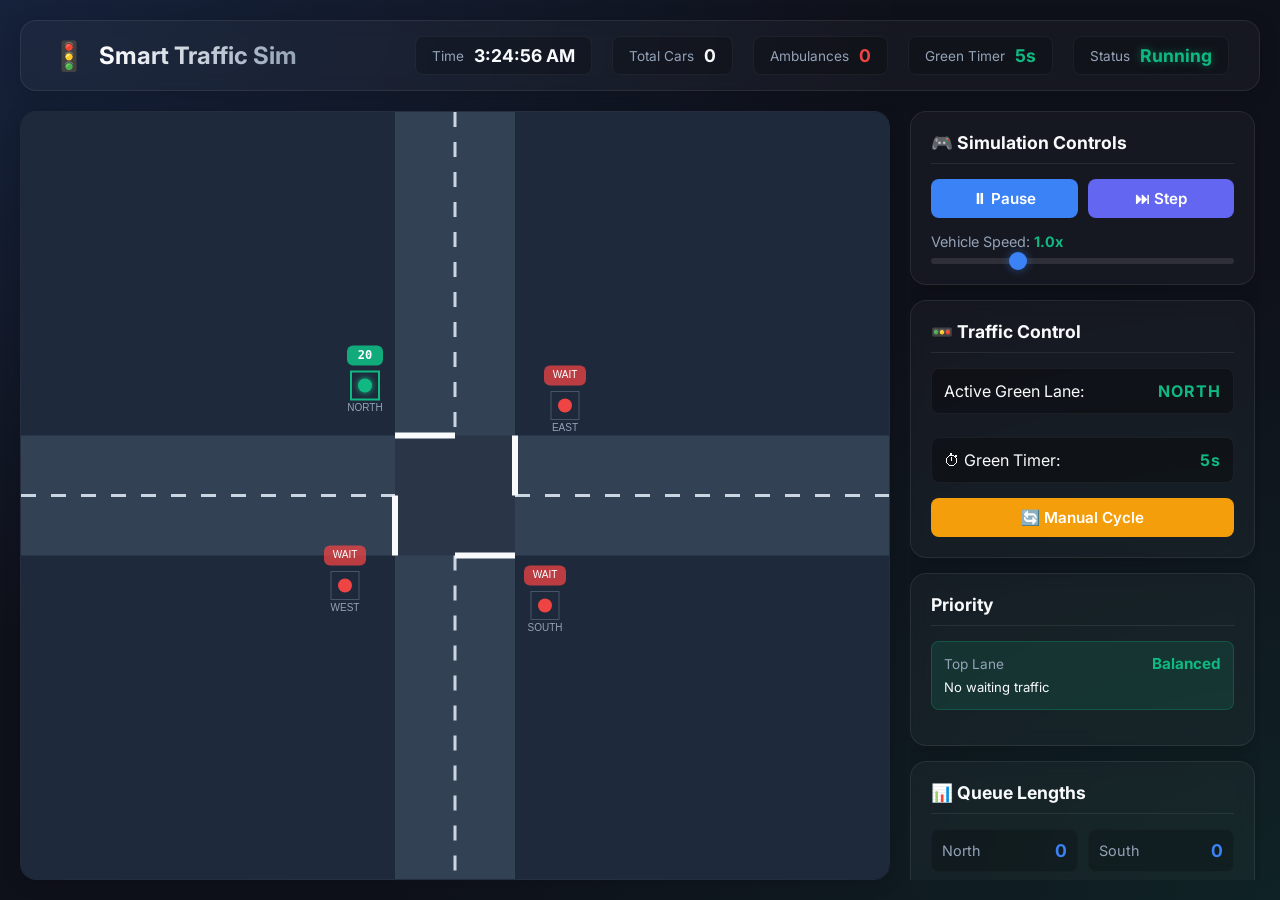
<file: TrafficManagement/frontend/index.html>
<!DOCTYPE html>
<html lang="en">
<head>
    <meta charset="UTF-8">
    <meta name="viewport" content="width=device-width, initial-scale=1.0">
    <title>Smart Traffic Simulation</title>
    <link href="https://fonts.googleapis.com/css2?family=Inter:wght@300;400;600;700&display=swap" rel="stylesheet">
    <link rel="stylesheet" href="style.css">
</head>
<body>
    <div class="app-container">
        <header class="glass-panel header">
            <div class="logo">
                <span class="icon">🚦</span>
                <h1>Smart Traffic Sim</h1>
            </div>
            <div class="global-stats">
                <div class="stat-badge">
                    <span class="label">Time</span>
                    <span class="value" id="currentTime">--:--:--</span>
                </div>
                <div class="stat-badge">
                    <span class="label">Total Cars</span>
                    <span class="value" id="cars">0</span>
                </div>
                <div class="stat-badge">
                    <span class="label">Ambulances</span>
                    <span class="value emergency" id="ambulances">0</span>
                </div>
                <div class="stat-badge">
                    <span class="label">Green Timer</span>
                    <span class="value" id="timeLeft" style="color:#10b981;">5s</span>
                </div>
                <div class="stat-badge">
                    <span class="label">Status</span>
                    <span class="value status-running" id="simStatus">Running</span>
                </div>
            </div>
        </header>

        <main class="main-content">
            <section class="glass-panel canvas-wrapper">
                <canvas id="canvas"></canvas>
            </section>

            <aside class="sidebar">
                <div class="glass-panel control-card">
                    <h2>🎮 Simulation Controls</h2>
                    <div class="button-group">
                        <button id="startBtn" class="btn btn-primary">⏸ Pause</button>
                        <button id="stepBtn" class="btn btn-secondary">⏭ Step</button>
                    </div>
                    <div class="slider-group">
                        <label for="speedSlider">Vehicle Speed: <span id="speedValue" class="highlight">1.0x</span></label>
                        <input type="range" id="speedSlider" min="0.25" max="3" step="0.25" value="1" class="slider">
                    </div>
                </div>

                <div class="glass-panel control-card">
                    <h2>🚥 Traffic Control</h2>
                    <div class="light-indicator">
                        <span class="label">Active Green Lane:</span>
                        <span class="active-lane" id="currentGreen">NORTH</span>
                    </div>
                    <div class="light-indicator" style="margin-top:8px;">
                        <span class="label">⏱ Green Timer:</span>
                        <span class="active-lane" id="timeLeft-sidebar" style="color:#10b981;">5s</span>
                    </div>
                    <button id="cycleLightBtn" class="btn btn-warning">🔄 Manual Cycle</button>
                </div>

                <div class="glass-panel control-card">
                    <h2>Priority</h2>
                    <div class="priority-summary">
                        <div>
                            <span>Top Lane</span>
                            <strong id="priorityLeader">Balanced</strong>
                        </div>
                        <p id="priorityReason">No waiting traffic</p>
                    </div>
                    <div id="priorityList" class="priority-list"></div>
                </div>

                <template id="priorityRowTemplate">
                    <div class="priority-row">
                        <div class="priority-row-header">
                            <div class="priority-title">
                                <span class="priority-rank"></span>
                                <span class="priority-lane"></span>
                                <span class="priority-state"></span>
                            </div>
                            <strong class="priority-score"></strong>
                        </div>
                        <div class="priority-bar">
                            <span class="priority-fill"></span>
                        </div>
                        <div class="priority-metrics">
                            <span><strong data-priority-value="vehicles">0</strong> Vehicles</span>
                            <span><strong data-priority-value="ambulances">0</strong> Ambulances</span>
                            <span><strong data-priority-value="blocked">0</strong> Blocking</span>
                            <span><strong data-priority-value="wait">0s</strong> Wait</span>
                        </div>
                        <div class="priority-row-reason"></div>
                    </div>
                </template>

                <div class="glass-panel control-card">
                    <h2>📊 Queue Lengths</h2>
                    <div class="lane-stats-grid">
                        <div class="lane-stat"><span>North</span><strong id="northCount">0</strong></div>
                        <div class="lane-stat"><span>South</span><strong id="southCount">0</strong></div>
                        <div class="lane-stat"><span>East</span><strong id="eastCount">0</strong></div>
                        <div class="lane-stat"><span>West</span><strong id="westCount">0</strong></div>
                    </div>
                </div>

                <div class="glass-panel control-card">
                    <h2>🚀 Dispatch Vehicle</h2>
                    <div class="dispatch-controls">
                        <select id="type" class="glass-input">
                            <option value="car">🚗 Car</option>
                            <option value="ambulance">🚑 Ambulance</option>
                        </select>
                        <select id="lane" class="glass-input">
                            <option value="north">North Lane</option>
                            <option value="south">South Lane</option>
                            <option value="east">East Lane</option>
                            <option value="west">West Lane</option>
                        </select>
                    </div>
                    <button onclick="addVehicle()" class="btn btn-success">Dispatch Now</button>
                    <div id="feedback" class="feedback"></div>
                </div>
            </aside>
        </main>
    </div>
    <script src="script.js"></script>
</body>
</html>
</file>
<file: TrafficManagement/frontend/style.css>
:root {
    --bg-dark: #0f111a;
    --glass-bg: rgba(255, 255, 255, 0.03);
    --glass-border: rgba(255, 255, 255, 0.08);
    --primary: #3b82f6;
    --primary-hover: #2563eb;
    --secondary: #6366f1;
    --secondary-hover: #4f46e5;
    --success: #10b981;
    --success-hover: #059669;
    --warning: #f59e0b;
    --warning-hover: #d97706;
    --danger: #ef4444;
    --text-main: #f8fafc;
    --text-muted: #94a3b8;
}

* {
    box-sizing: border-box;
    margin: 0;
    padding: 0;
}

body {
    font-family: 'Inter', sans-serif;
    background-color: var(--bg-dark);
    background-image:
        radial-gradient(at 0% 0%, rgba(59, 130, 246, 0.15) 0px, transparent 50%),
        radial-gradient(at 100% 100%, rgba(16, 185, 129, 0.1) 0px, transparent 50%);
    color: var(--text-main);
    min-height: 100vh;
    overflow-x: hidden;
}

.app-container {
    display: flex;
    flex-direction: column;
    height: 100vh;
    padding: 20px;
    gap: 20px;
    max-width: 1400px;
    margin: 0 auto;
}

.glass-panel {
    background: var(--glass-bg);
    backdrop-filter: blur(8px);
    -webkit-backdrop-filter: blur(8px);
    border: 1px solid var(--glass-border);
    border-radius: 16px;
    box-shadow: 0 3px 18px rgba(0, 0, 0, 0.18);
}

.header {
    display: flex;
    justify-content: space-between;
    align-items: center;
    padding: 15px 30px;
}

.logo {
    display: flex;
    align-items: center;
    gap: 12px;
}

.logo .icon {
    font-size: 1.8rem;
}

.logo h1 {
    font-size: 1.5rem;
    font-weight: 700;
    background: linear-gradient(90deg, #fff, #94a3b8);
    -webkit-background-clip: text;
    -webkit-text-fill-color: transparent;
}

.global-stats {
    display: flex;
    gap: 20px;
}

.stat-badge {
    background: rgba(0, 0, 0, 0.2);
    padding: 8px 16px;
    border-radius: 8px;
    display: flex;
    align-items: center;
    gap: 10px;
    border: 1px solid rgba(255, 255, 255, 0.05);
}

.stat-badge .label {
    font-size: 0.85rem;
    color: var(--text-muted);
}

.stat-badge .value {
    font-weight: 700;
    font-size: 1.1rem;
}

.value.emergency { color: var(--danger); }
.value.status-running { color: var(--success); text-shadow: 0 0 10px rgba(16, 185, 129, 0.5); }
.value.status-paused { color: var(--warning); }

.main-content {
    display: flex;
    gap: 20px;
    flex: 1;
    min-height: 0;
}

.canvas-wrapper {
    flex: 1;
    display: flex;
    align-items: center;
    justify-content: center;
    overflow: hidden;
    position: relative;
    background: radial-gradient(circle at center, #1e293b 0%, #0f172a 100%);
    contain: layout paint;
}

canvas {
    display: block;
    max-width: 100%;
    max-height: 100%;
    border-radius: 12px;
    box-shadow: 0 8px 24px rgba(0,0,0,0.38);
}

.sidebar {
    width: 350px;
    display: flex;
    flex-direction: column;
    gap: 15px;
    overflow-y: auto;
    padding-right: 5px;
    contain: layout paint;
}

.sidebar::-webkit-scrollbar { width: 6px; }
.sidebar::-webkit-scrollbar-track { background: transparent; }
.sidebar::-webkit-scrollbar-thumb { background: rgba(255,255,255,0.1); border-radius: 3px; }

.control-card {
    padding: 20px;
    display: flex;
    flex-direction: column;
    gap: 15px;
    contain: content;
    transition: border-color 0.2s, background 0.2s;
}

.control-card:hover {
    border-color: rgba(255, 255, 255, 0.14);
}

.control-card h2 {
    font-size: 1.1rem;
    color: var(--text-main);
    border-bottom: 1px solid var(--glass-border);
    padding-bottom: 10px;
}

.button-group {
    display: flex;
    gap: 10px;
}

.btn {
    flex: 1;
    padding: 10px 15px;
    border: none;
    border-radius: 8px;
    font-weight: 600;
    font-family: inherit;
    cursor: pointer;
    color: white;
    transition: all 0.2s;
    font-size: 0.95rem;
}

.btn:active { transform: scale(0.97); }

.btn-primary { background: var(--primary); }
.btn-primary:hover { background: var(--primary-hover); box-shadow: 0 0 15px rgba(59,130,246,0.4); }

.btn-secondary { background: var(--secondary); }
.btn-secondary:hover { background: var(--secondary-hover); box-shadow: 0 0 15px rgba(99,102,241,0.4); }

.btn-warning { background: var(--warning); }
.btn-warning:hover { background: var(--warning-hover); box-shadow: 0 0 15px rgba(245,158,11,0.4); }

.btn-success { background: var(--success); width: 100%; margin-top: 10px; }
.btn-success:hover { background: var(--success-hover); box-shadow: 0 0 15px rgba(16,185,129,0.4); }

.slider-group {
    display: flex;
    flex-direction: column;
    gap: 8px;
}

.slider-group label {
    font-size: 0.9rem;
    color: var(--text-muted);
}

.highlight {
    color: var(--success);
    font-weight: bold;
}

.slider {
    -webkit-appearance: none;
    width: 100%;
    height: 6px;
    border-radius: 3px;
    background: rgba(255,255,255,0.1);
    outline: none;
}

.slider::-webkit-slider-thumb {
    -webkit-appearance: none;
    appearance: none;
    width: 18px;
    height: 18px;
    border-radius: 50%;
    background: var(--primary);
    cursor: pointer;
    box-shadow: 0 0 10px rgba(59,130,246,0.5);
    transition: transform 0.1s;
}
.slider::-webkit-slider-thumb:hover { transform: scale(1.2); }

.light-indicator {
    display: flex;
    justify-content: space-between;
    align-items: center;
    background: rgba(0,0,0,0.3);
    padding: 12px;
    border-radius: 8px;
    border: 1px solid rgba(255,255,255,0.05);
}

.active-lane {
    font-weight: 700;
    color: #10b981;
    letter-spacing: 1px;
}

.priority-summary {
    display: flex;
    flex-direction: column;
    gap: 6px;
    background: rgba(16, 185, 129, 0.12);
    border: 1px solid rgba(16, 185, 129, 0.25);
    border-radius: 8px;
    padding: 12px;
}

.priority-summary div {
    display: flex;
    justify-content: space-between;
    align-items: center;
    gap: 12px;
}

.priority-summary span {
    color: var(--text-muted);
    font-size: 0.85rem;
}

.priority-summary strong {
    color: var(--success);
    font-size: 0.95rem;
    text-align: right;
}

.priority-summary p {
    color: var(--text-main);
    font-size: 0.82rem;
    line-height: 1.35;
}

.priority-list {
    display: flex;
    flex-direction: column;
    gap: 8px;
}

.priority-row {
    background: rgba(0,0,0,0.22);
    border: 1px solid rgba(255,255,255,0.05);
    border-radius: 8px;
    padding: 9px;
    --priority-fill: 0%;
}

.priority-row.is-leader {
    border-color: rgba(16, 185, 129, 0.45);
    background: rgba(16, 185, 129, 0.1);
    box-shadow: inset 3px 0 0 var(--success);
}

.priority-row-header {
    display: flex;
    align-items: center;
    justify-content: space-between;
    gap: 10px;
}

.priority-title {
    display: flex;
    align-items: center;
    gap: 7px;
    min-width: 0;
}

.priority-rank {
    display: inline-flex;
    align-items: center;
    justify-content: center;
    min-width: 24px;
    height: 20px;
    color: var(--text-main);
    background: rgba(255,255,255,0.08);
    border-radius: 5px;
    font-size: 0.78rem;
    font-weight: 700;
}

.priority-lane {
    color: var(--text-main);
    font-size: 0.85rem;
    font-weight: 700;
}

.priority-state {
    color: var(--success);
    font-size: 0.68rem;
    font-weight: 700;
    min-width: 36px;
}

.priority-row-header strong {
    color: var(--primary);
    font-size: 0.86rem;
    white-space: nowrap;
}

.priority-row.is-leader .priority-row-header strong {
    color: var(--success);
}

.priority-bar {
    height: 6px;
    background: rgba(255,255,255,0.08);
    border-radius: 999px;
    overflow: hidden;
    margin-top: 9px;
}

.priority-fill {
    display: block;
    height: 100%;
    width: var(--priority-fill);
    background: linear-gradient(90deg, var(--primary), var(--success));
    border-radius: inherit;
    transition: width 0.25s ease;
}

.priority-metrics {
    display: grid;
    grid-template-columns: 1fr 1fr;
    gap: 6px;
    margin-top: 9px;
}

.priority-metrics span {
    background: rgba(255,255,255,0.05);
    border: 1px solid rgba(255,255,255,0.05);
    border-radius: 6px;
    color: var(--text-muted);
    font-size: 0.72rem;
    padding: 5px 6px;
}

.priority-metrics strong {
    color: var(--text-main);
}

.priority-row-reason {
    color: var(--text-muted);
    font-size: 0.78rem;
    line-height: 1.35;
    margin-top: 8px;
}

.lane-stats-grid {
    display: grid;
    grid-template-columns: 1fr 1fr;
    gap: 10px;
}

.lane-stat {
    background: rgba(0,0,0,0.2);
    padding: 10px;
    border-radius: 8px;
    display: flex;
    justify-content: space-between;
    align-items: center;
    border: 1px solid rgba(255,255,255,0.02);
}

.lane-stat span { color: var(--text-muted); font-size: 0.9rem; }
.lane-stat strong { color: var(--primary); font-size: 1.1rem; }

.dispatch-controls {
    display: flex;
    gap: 10px;
}

.glass-input {
    flex: 1;
    background: rgba(0,0,0,0.3);
    border: 1px solid rgba(255,255,255,0.1);
    color: white;
    padding: 10px;
    border-radius: 8px;
    font-family: inherit;
    font-size: 0.9rem;
    outline: none;
}

.glass-input:focus {
    border-color: var(--primary);
}

.glass-input option {
    background: var(--bg-dark);
    color: white;
}

.feedback {
    text-align: center;
    font-size: 0.9rem;
    padding: 8px;
    border-radius: 6px;
    opacity: 0;
    transition: opacity 0.3s, transform 0.3s;
    transform: translateY(-5px);
}

.feedback.success {
    background: rgba(16, 185, 129, 0.2);
    color: #34d399;
    border: 1px solid rgba(16, 185, 129, 0.4);
    opacity: 1;
    transform: translateY(0);
}

.feedback.error {
    background: rgba(239, 68, 68, 0.2);
    color: #f87171;
    border: 1px solid rgba(239, 68, 68, 0.4);
    opacity: 1;
    transform: translateY(0);
}

@media (max-width: 900px) {
    .app-container { flex-direction: column; }
    .main-content { flex-direction: column; }
    .sidebar { width: 100%; flex-direction: row; flex-wrap: wrap; }
    .control-card { flex: 1; min-width: 300px; }
}
</file>
